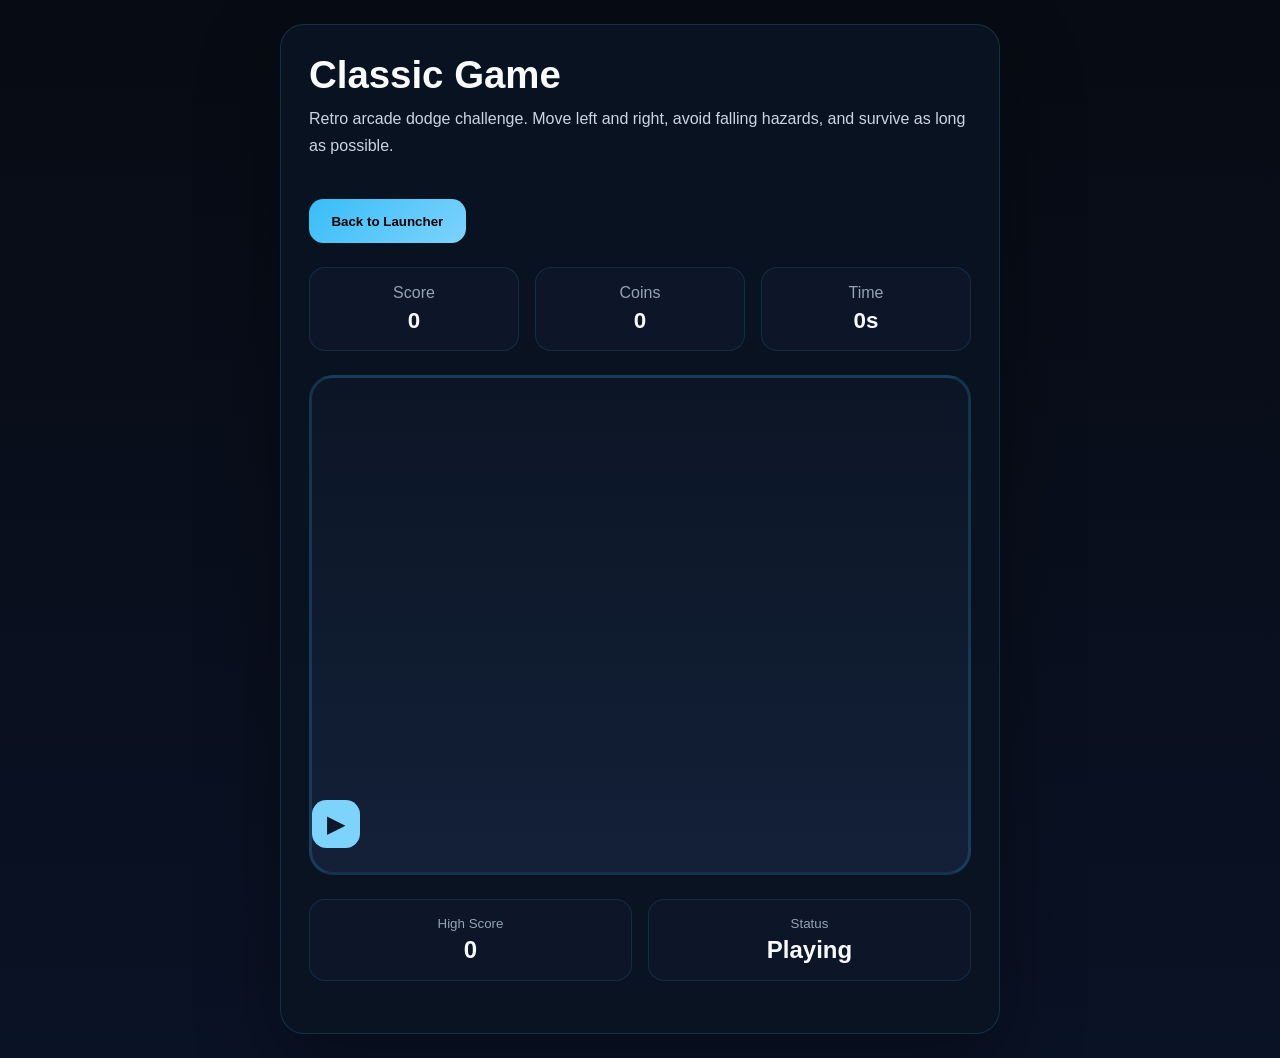
<file: Gacitoo game hub/classic.html>
<!doctype html>
<html lang="en">
  <head>
    <meta charset="UTF-8" />
    <meta name="viewport" content="width=device-width, initial-scale=1.0" />
    <title>Classic Game - GACITOO</title>
    <style>
      :root {
        --bg: #08101f;
        --panel: rgba(10, 20, 34, 0.94);
        --accent: #38bdf8;
        --text: #f8fafc;
        --danger: #f97316;
      }

      * {
        box-sizing: border-box;
      }

      body {
        margin: 0;
        min-height: 100vh;
        background: linear-gradient(180deg, #070b13 0%, #0a1225 100%);
        color: var(--text);
        font-family: "Segoe UI", Tahoma, Geneva, Verdana, sans-serif;
        display: flex;
        justify-content: center;
        align-items: center;
        padding: 1.5rem;
      }

      .container {
        width: min(100%, 720px);
        background: var(--panel);
        border: 1px solid rgba(56, 189, 248, 0.18);
        border-radius: 1.5rem;
        padding: 1.75rem;
        box-shadow: 0 30px 80px rgba(0, 0, 0, 0.35);
      }

      h1 {
        margin: 0 0 0.5rem;
        font-size: clamp(2rem, 3vw, 3rem);
      }

      p {
        margin: 0 0 1.5rem;
        color: #cbd5e1;
        line-height: 1.7;
      }

      .top-row {
        display: flex;
        gap: 1rem;
        flex-wrap: wrap;
        justify-content: space-between;
        align-items: center;
      }

      .btn {
        border: none;
        border-radius: 0.9rem;
        padding: 0.9rem 1.4rem;
        font-weight: 700;
        cursor: pointer;
        color: #000;
        background: linear-gradient(135deg, var(--accent), #7dd3fc);
        transition: transform 0.2s ease;
      }

      .btn:hover {
        transform: translateY(-2px);
      }

      .stats {
        display: grid;
        grid-template-columns: repeat(3, minmax(0, 1fr));
        gap: 1rem;
        margin: 1.5rem 0;
      }

      .stat-card {
        background: rgba(15, 23, 42, 0.9);
        border: 1px solid rgba(56, 189, 248, 0.14);
        border-radius: 1rem;
        padding: 1rem;
        text-align: center;
      }

      .stat-card span {
        display: block;
        color: #94a3b8;
        margin-bottom: 0.35rem;
      }

      .stat-card strong {
        font-size: 1.4rem;
      }

      .game-board {
        position: relative;
        width: 100%;
        height: 500px;
        margin: 0 auto;
        border-radius: 1.5rem;
        background: linear-gradient(180deg, #0b1525 0%, #132038 100%);
        overflow: hidden;
        border: 3px solid rgba(56, 189, 248, 0.18);
      }

      .player,
      .obstacle,
      .coin {
        position: absolute;
        display: flex;
        align-items: center;
        justify-content: center;
        user-select: none;
      }

      .player {
        width: 48px;
        height: 48px;
        background: #7dd3fc;
        border-radius: 0.9rem;
        font-size: 1.5rem;
        color: #0f172a;
      }

      .obstacle {
        width: 50px;
        height: 50px;
        background: #fb7185;
        border-radius: 0.8rem;
        font-size: 1.25rem;
      }

      .coin {
        width: 32px;
        height: 32px;
        background: #facc15;
        border-radius: 50%;
        font-size: 1rem;
      }

      .hud {
        display: flex;
        gap: 1rem;
        margin: 1.5rem 0;
        flex-wrap: wrap;
      }

      .hud-item {
        flex: 1;
        min-width: 120px;
        background: rgba(15, 23, 42, 0.9);
        border: 1px solid rgba(56, 189, 248, 0.14);
        border-radius: 1rem;
        padding: 1rem;
        text-align: center;
      }

      .hud-item small {
        display: block;
        color: #94a3b8;
        margin-bottom: 0.35rem;
      }

      .hud-item strong {
        display: block;
        font-size: 1.5rem;
      }

      .message {
        display: block;
        background: rgba(15, 23, 42, 0.95);
        border: 1px solid rgba(56, 189, 248, 0.18);
        border-radius: 1.25rem;
        padding: 1.3rem;
        margin-top: 1.5rem;
        text-align: center;
      }

      .message h2 {
        margin-bottom: 0.75rem;
        color: var(--accent);
      }

      .instructions {
        margin-top: 1rem;
        color: #94a3b8;
      }

      @media (max-width: 720px) {
        .stats {
          grid-template-columns: 1fr;
        }
      }
    </style>
  </head>
  <body>
    <div class="container">
      <div class="top-row">
        <div>
          <h1>Classic Game</h1>
          <p>
            Retro arcade dodge challenge. Move left and right, avoid falling
            hazards, and survive as long as possible.
          </p>
        </div>
        <button class="btn" onclick="goHome()">Back to Launcher</button>
      </div>

      <div class="stats">
        <div class="stat-card">
          <span>Score</span>
          <strong id="score">0</strong>
        </div>
        <div class="stat-card">
          <span>Coins</span>
          <strong id="coins">0</strong>
        </div>
        <div class="stat-card">
          <span>Time</span>
          <strong id="time">0s</strong>
        </div>
      </div>

      <div class="game-board" id="gameBoard">
        <div class="player" id="player">▶</div>
      </div>

      <div class="hud">
        <div class="hud-item">
          <small>High Score</small>
          <strong id="highScore">0</strong>
        </div>
        <div class="hud-item">
          <small>Status</small>
          <strong id="status">Ready</strong>
        </div>
      </div>

      <div class="message" id="messageBox">
        <h2>Press Space to Start</h2>
        <p class="instructions">
          Arrow keys to move. Avoid obstacles and collect coins to reach a
          classic high score.
        </p>
      </div>
    </div>

    <script>
      const board = document.getElementById("gameBoard");
      const player = document.getElementById("player");
      const scoreEl = document.getElementById("score");
      const coinsEl = document.getElementById("coins");
      const timeEl = document.getElementById("time");
      const highScoreEl = document.getElementById("highScore");
      const statusEl = document.getElementById("status");
      const messageBox = document.getElementById("messageBox");

      let playerX = 0;
      let playerY = 0;
      let score = 0;
      let coins = 0;
      let elapsed = 0;
      let isRunning = false;
      let lastTime = 0;
      let obstacles = [];
      let keyState = {};
      let highScore = localStorage.getItem("classicHighScore") || 0;
      highScoreEl.textContent = highScore;

      const settings = {
        playerSpeed: 360,
        spawnRate: 0.02,
        countSpeed: 0.01,
      };

      function resetGame() {
        score = 0;
        coins = 0;
        elapsed = 0;
        obstacles.forEach((obj) => obj.element.remove());
        obstacles = [];
        playerX = (board.clientWidth - 48) / 2;
        playerY = board.clientHeight - 72;
        updatePlayer();
        scoreEl.textContent = score;
        coinsEl.textContent = coins;
        statusEl.textContent = "Playing";
        messageBox.style.display = "none";
      }

      function startGame() {
        if (isRunning) return;
        isRunning = true;
        lastTime = performance.now();
        resetGame();
        requestAnimationFrame(gameLoop);
      }

      function endGame() {
        isRunning = false;
        statusEl.textContent = "Game Over";
        messageBox.style.display = "block";
        messageBox.innerHTML = `<h2>Game Over</h2><p class="instructions">Your score: ${score}. Press Space to try again.</p>`;
        if (score > highScore) {
          highScore = score;
          localStorage.setItem("classicHighScore", highScore);
          highScoreEl.textContent = highScore;
        }
      }

      function createObstacle(type) {
        const element = document.createElement("div");
        element.className = type;
        element.style.left = Math.random() * (board.clientWidth - 50) + "px";
        element.style.top = "-60px";
        element.style.zIndex = 5;
        element.textContent = type === "coin" ? "💰" : "⚠";
        board.appendChild(element);

        obstacles.push({
          type,
          x: parseFloat(element.style.left),
          y: -60,
          speed: type === "coin" ? 180 : 220,
          element,
          size: type === "coin" ? 32 : 50,
        });
      }

      function updatePlayer() {
        player.style.left = `${playerX}px`;
        player.style.top = `${playerY}px`;
      }

      function gameLoop(timestamp) {
        if (!isRunning) return;

        const delta = timestamp - lastTime;
        lastTime = timestamp;
        elapsed += delta;
        score += delta * settings.countSpeed;
        scoreEl.textContent = Math.floor(score);
        timeEl.textContent = `${Math.floor(elapsed / 1000)}s`;

        if (Math.random() < settings.spawnRate) {
          createObstacle(Math.random() < 0.25 ? "coin" : "obstacle");
        }

        const speed = (settings.playerSpeed * delta) / 1000;
        if (keyState.ArrowLeft) playerX -= speed;
        if (keyState.ArrowRight) playerX += speed;

        playerX = Math.max(0, Math.min(playerX, board.clientWidth - 48));
        updatePlayer();

        obstacles = obstacles.filter((obj) => {
          obj.y += (obj.speed * delta) / 1000;
          obj.element.style.top = `${obj.y}px`;
          if (obj.y > board.clientHeight + 80) {
            obj.element.remove();
            return false;
          }
          return true;
        });

        const playerRect = player.getBoundingClientRect();
        const boardRect = board.getBoundingClientRect();

        for (const item of [...obstacles]) {
          const rect = item.element.getBoundingClientRect();
          if (
            rect.left < playerRect.right &&
            rect.right > playerRect.left &&
            rect.top < playerRect.bottom &&
            rect.bottom > playerRect.top
          ) {
            if (item.type === "obstacle") {
              endGame();
              return;
            }
            coins += 1;
            score += 50;
            coinsEl.textContent = coins;
            item.element.remove();
            obstacles = obstacles.filter((other) => other !== item);
          }
        }

        requestAnimationFrame(gameLoop);
      }

      window.addEventListener("keydown", (event) => {
        keyState[event.key] = true;
        if (event.key === " " && !isRunning) {
          startGame();
        }
      });

      window.addEventListener("keyup", (event) => {
        keyState[event.key] = false;
      });

      window.addEventListener("resize", () => {
        playerY = board.clientHeight - 72;
        playerX = Math.max(0, Math.min(playerX, board.clientWidth - 48));
        updatePlayer();
      });

      function goHome() {
        window.location.href = "../index.html";
      }

      resetGame();
    </script>
  </body>
</html>
</file>
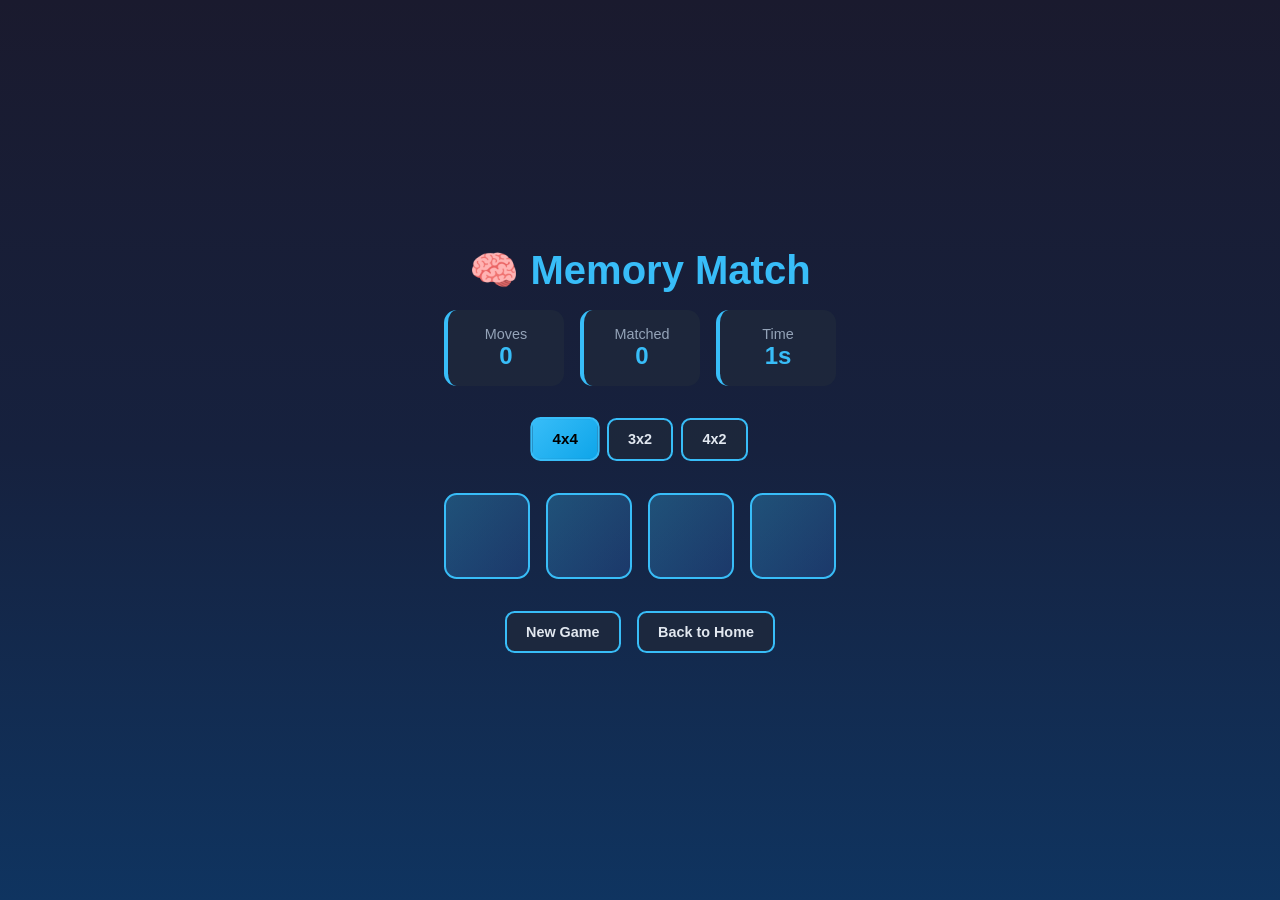
<file: Gacitoo game hub/memory.html>
<!doctype html>
<html lang="en">
  <head>
    <meta charset="UTF-8" />
    <meta name="viewport" content="width=device-width, initial-scale=1.0" />
    <title>Memory Match - GameVerse</title>
    <style>
      :root {
        --accent: #38bdf8;
        --text: #e2e8f0;
      }

      * {
        margin: 0;
        padding: 0;
        box-sizing: border-box;
      }

      body {
        background: linear-gradient(
          180deg,
          #1a1a2e 0%,
          #16213e 50%,
          #0f3460 100%
        );
        min-height: 100vh;
        display: flex;
        justify-content: center;
        align-items: center;
        font-family: "Segoe UI", Tahoma, Geneva, Verdana, sans-serif;
        color: var(--text);
        padding: 1rem;
      }

      .container {
        text-align: center;
        max-width: 800px;
      }

      h1 {
        font-size: 2.5rem;
        margin-bottom: 1rem;
        color: #38bdf8;
      }

      .stats {
        display: flex;
        gap: 1rem;
        justify-content: center;
        margin-bottom: 2rem;
        flex-wrap: wrap;
      }

      .stat {
        background: rgba(30, 41, 59, 0.8);
        padding: 1rem;
        border-radius: 0.8rem;
        border-left: 4px solid var(--accent);
        min-width: 120px;
      }

      .stat div:first-child {
        font-size: 0.9rem;
        color: #94a3b8;
      }

      .stat div:last-child {
        font-size: 1.5rem;
        font-weight: bold;
        color: var(--accent);
      }

      .difficulty-selector {
        display: flex;
        gap: 0.5rem;
        justify-content: center;
        margin-bottom: 2rem;
        flex-wrap: wrap;
      }

      .btn {
        padding: 0.7rem 1.2rem;
        border: 2px solid var(--accent);
        border-radius: 0.6rem;
        background: rgba(30, 41, 59, 0.8);
        color: var(--text);
        cursor: pointer;
        font-weight: 600;
        transition: all 0.3s ease;
        font-size: 0.9rem;
      }

      .btn:hover,
      .btn.active {
        background: linear-gradient(135deg, var(--accent), #0ea5e9);
        color: #000;
        transform: scale(1.05);
      }

      .game-board {
        display: grid;
        gap: 1rem;
        margin-bottom: 2rem;
      }

      .board-4 {
        grid-template-columns: repeat(4, 1fr);
      }
      .board-6 {
        grid-template-columns: repeat(3, 1fr);
      }
      .board-8 {
        grid-template-columns: repeat(4, 1fr);
      }

      .card {
        width: 100%;
        aspect-ratio: 1;
        background: linear-gradient(
          135deg,
          rgba(56, 189, 248, 0.3),
          rgba(59, 130, 246, 0.2)
        );
        border: 2px solid var(--accent);
        border-radius: 0.8rem;
        cursor: pointer;
        font-size: 2.5rem;
        font-weight: bold;
        transition: all 0.3s ease;
        transform-style: preserve-3d;
        position: relative;
      }

      .card:hover:not(.matched) {
        transform: scale(1.05);
      }

      .card.flipped {
        background: rgba(15, 23, 42, 0.9);
        border-color: #6bcf7f;
      }

      .card.matched {
        pointer-events: none;
        opacity: 0.6;
      }

      .card-content {
        opacity: 0;
        transition: opacity 0.2s;
      }

      .card.flipped .card-content {
        opacity: 1;
      }

      .controls {
        display: flex;
        gap: 1rem;
        justify-content: center;
        flex-wrap: wrap;
      }

      @media (max-width: 600px) {
        h1 {
          font-size: 1.8rem;
        }

        .card {
          font-size: 1.8rem;
        }
      }
    </style>
  </head>
  <body>
    <div class="container">
      <h1>🧠 Memory Match</h1>

      <div class="stats">
        <div class="stat">
          <div>Moves</div>
          <div id="moves">0</div>
        </div>
        <div class="stat">
          <div>Matched</div>
          <div id="matched">0</div>
        </div>
        <div class="stat">
          <div>Time</div>
          <div id="timer">0s</div>
        </div>
      </div>

      <div class="difficulty-selector">
        <button class="btn active" onclick="selectDifficulty(4, '4x4')">
          4x4
        </button>
        <button class="btn" onclick="selectDifficulty(6, '3x2')">3x2</button>
        <button class="btn" onclick="selectDifficulty(8, '4x2')">4x2</button>
      </div>

      <div class="game-board board-4" id="gameBoard"></div>

      <div class="controls">
        <button class="btn" onclick="resetGame()">New Game</button>
        <button class="btn" onclick="goHome()">Back to Home</button>
      </div>
    </div>

    <script>
      const emojis = ["🎮", "🎯", "🎲", "🎸", "🎬", "🎨", "🎭", "🎪"];
      let cards = [];
      let flipped = [];
      let matched = 0;
      let moves = 0;
      let gameActive = true;
      let startTime = Date.now();
      let timerInterval = null;
      let difficulty = 4;

      function selectDifficulty(num, label) {
        difficulty = num;
        document
          .querySelectorAll(".difficulty-selector .btn")
          .forEach((b) => b.classList.remove("active"));
        event.target.classList.add("active");

        const board = document.getElementById("gameBoard");
        board.className = `game-board board-${num}`;
        resetGame();
      }

      function initGame() {
        const gameBoard = document.getElementById("gameBoard");
        gameBoard.innerHTML = "";

        const cardSet = emojis.slice(0, difficulty / 2);
        cards = [...cardSet, ...cardSet].sort(() => Math.random() - 0.5);

        cards.forEach((emoji, index) => {
          const card = document.createElement("div");
          card.className = "card";
          card.innerHTML = `<div class="card-content">${emoji}</div>`;
          card.onclick = () => flipCard(index);
          gameBoard.appendChild(card);
        });

        matched = 0;
        moves = 0;
        flipped = [];
        gameActive = true;
        startTime = Date.now();
        updateStats();
        startTimer();
      }

      function flipCard(index) {
        if (!gameActive || flipped.includes(index) || flipped.length >= 2)
          return;

        flipped.push(index);
        const cards_elements = document.querySelectorAll(".card");
        cards_elements[index].classList.add("flipped");

        if (flipped.length === 2) {
          gameActive = false;
          moves++;
          updateStats();

          setTimeout(() => {
            if (cards[flipped[0]] === cards[flipped[1]]) {
              cards_elements[flipped[0]].classList.add("matched");
              cards_elements[flipped[1]].classList.add("matched");
              matched++;
              updateStats();

              if (matched === difficulty / 2) {
                endGame();
              }
            } else {
              cards_elements[flipped[0]].classList.remove("flipped");
              cards_elements[flipped[1]].classList.remove("flipped");
            }

            flipped = [];
            gameActive = true;
          }, 600);
        }
      }

      function updateStats() {
        document.getElementById("moves").textContent = moves;
        document.getElementById("matched").textContent = matched;
      }

      function startTimer() {
        clearInterval(timerInterval);
        timerInterval = setInterval(() => {
          const elapsed = Math.floor((Date.now() - startTime) / 1000);
          document.getElementById("timer").textContent = elapsed + "s";
        }, 100);
      }

      function endGame() {
        gameActive = false;
        clearInterval(timerInterval);
        const elapsed = Math.floor((Date.now() - startTime) / 1000);
        alert(`🎉 You won! ${moves} moves in ${elapsed} seconds!`);
      }

      function resetGame() {
        clearInterval(timerInterval);
        initGame();
      }

      function goHome() {
        clearInterval(timerInterval);
        window.location.href = "/HELLO%20WORLD/index.html";
      }

      initGame();
    </script>
  </body>
</html>
</file>
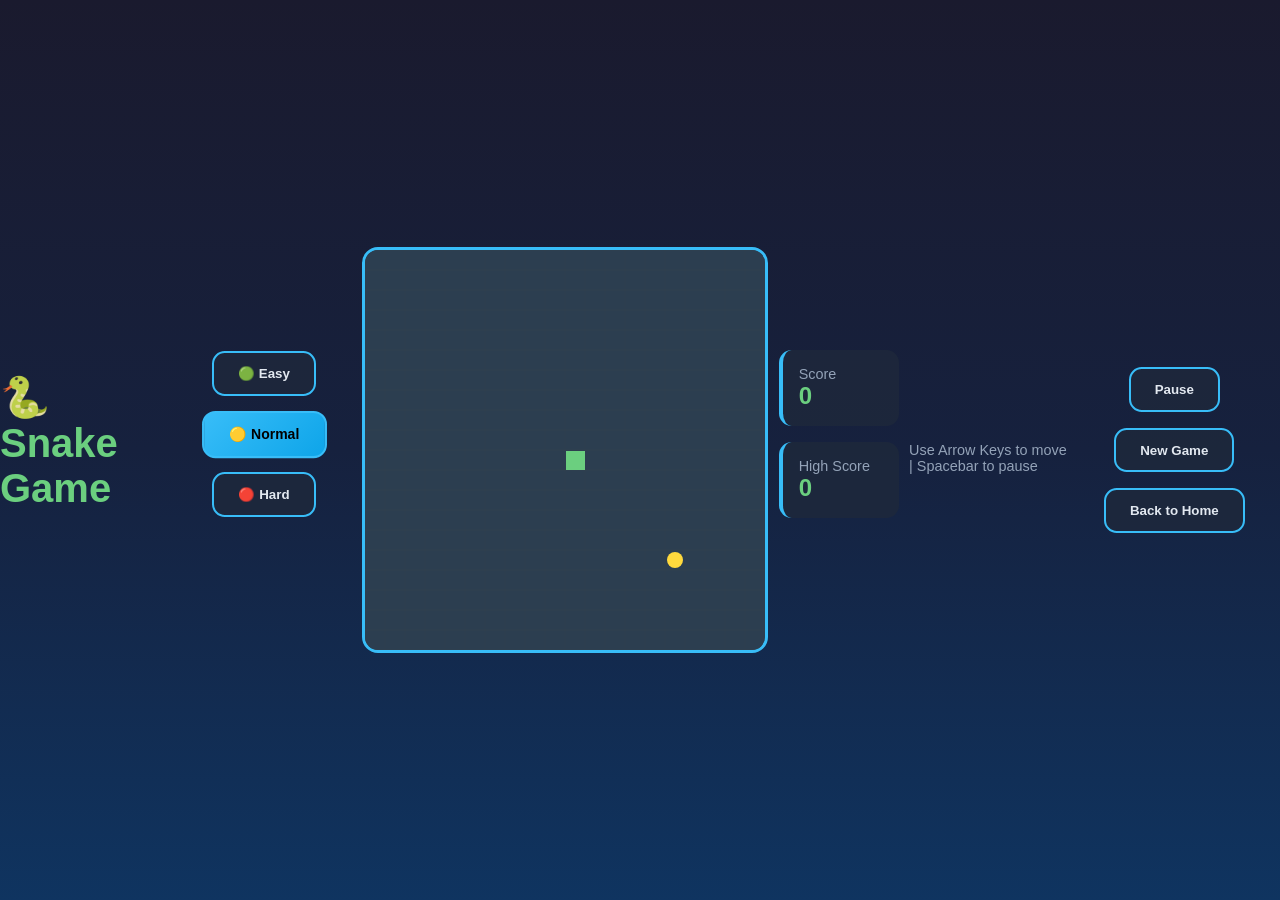
<file: Gacitoo game hub/snake.html>
<!doctype html>
<html lang="en">
  <head>
    <meta charset="UTF-8" />
    <meta name="viewport" content="width=device-width, initial-scale=1.0" />
    <title>Snake - GameVerse</title>
    <style>
      :root {
        --accent: #38bdf8;
        --text: #e2e8f0;
      }

      * {
        margin: 0;
        padding: 0;
        box-sizing: border-box;
      }

      body {
        background: linear-gradient(
          180deg,
          #1a1a2e 0%,
          #16213e 50%,
          #0f3460 100%
        );
        min-height: 100vh;
        display: flex;
        justify-content: center;
        align-items: center;
        font-family: "Segoe UI", Tahoma, Geneva, Verdana, sans-serif;
        color: var(--text);
      }

      .container {
        text-align: center;
      }

      h1 {
        font-size: 2.5rem;
        margin-bottom: 1rem;
        color: #6bcf7f;
      }

      .difficulty-selector {
        margin-bottom: 2rem;
        display: flex;
        gap: 1rem;
        justify-content: center;
        flex-wrap: wrap;
      }

      .btn {
        padding: 0.8rem 1.5rem;
        border: 2px solid var(--accent);
        border-radius: 0.8rem;
        background: rgba(30, 41, 59, 0.8);
        color: var(--text);
        cursor: pointer;
        font-weight: 600;
        transition: all 0.3s ease;
      }

      .btn:hover,
      .btn.active {
        background: linear-gradient(135deg, var(--accent), #0ea5e9);
        color: #000;
        transform: scale(1.05);
      }

      #canvas {
        border: 3px solid var(--accent);
        border-radius: 1rem;
        background: linear-gradient(135deg, #2c3e50, #3d5a6c);
        display: block;
        margin: 2rem auto;
      }

      .stats {
        display: flex;
        gap: 1rem;
        justify-content: center;
        margin-bottom: 2rem;
        flex-wrap: wrap;
      }

      .stat {
        background: rgba(30, 41, 59, 0.8);
        padding: 1rem;
        border-radius: 0.8rem;
        border-left: 4px solid var(--accent);
        min-width: 120px;
      }

      .stat div:first-child {
        font-size: 0.9rem;
        color: #94a3b8;
      }

      .stat div:last-child {
        font-size: 1.5rem;
        font-weight: bold;
        color: #6bcf7f;
      }

      .controls {
        display: flex;
        gap: 1rem;
        justify-content: center;
        flex-wrap: wrap;
      }

      .instructions {
        margin-top: 1rem;
        color: #94a3b8;
        font-size: 0.9rem;
      }

      @media (max-width: 600px) {
        h1 {
          font-size: 1.8rem;
        }

        #canvas {
          max-width: 90vw;
        }
      }
    </style>
  </head>
  <body>
    <div class="ball"></div>
    <h1>🐍 Snake Game</h1>

    <div class="difficulty-selector">
      <button class="btn" onclick="selectDifficulty('easy')">🟢 Easy</button>
      <button class="btn active" onclick="selectDifficulty('normal')">
        🟡 Normal
      </button>
      <button class="btn" onclick="selectDifficulty('hard')">🔴 Hard</button>
    </div>

    <canvas id="canvas" width="400" height="400"></canvas>

    <div class="stats">
      <div class="stat">
        <div>Score</div>
        <div id="score">0</div>
      </div>
      <div class="stat">
        <div>High Score</div>
        <div id="highScore">0</div>
      </div>
    </div>

    <div class="instructions">Use Arrow Keys to move | Spacebar to pause</div>

    <div class="controls">
      <button class="btn" id="pauseBtn" onclick="togglePause()">Pause</button>
      <button class="btn" onclick="startGame()">New Game</button>
      <button class="btn" onclick="goHome()">Back to Home</button>
    </div>

    <script>
      const canvas = document.getElementById("canvas");
      const ctx = canvas.getContext("2d");

      const gridSize = 20;
      const tileCount = canvas.width / gridSize;

      let snake = [{ x: 10, y: 10 }];
      let food = { x: 15, y: 15 };
      let direction = { x: 1, y: 0 };
      let nextDirection = { x: 1, y: 0 };
      let score = 0;
      let highScore = localStorage.getItem("snakeHighScore") || 0;
      let gameRunning = false;
      let gamePaused = false;
      let difficulty = "normal";
      let gameSpeed = { easy: 130, normal: 95, hard: 50 };

      document.getElementById("highScore").textContent = highScore;

      const keyMap = {};

      window.addEventListener("keydown", (e) => {
        const key = e.key.toLowerCase();

        if (key === " ") {
          e.preventDefault();
          togglePause();
          return;
        }

        const keyDirection = {
          arrowup: { x: 0, y: -1 },
          arrowdown: { x: 0, y: 1 },
          arrowleft: { x: -1, y: 0 },
          arrowright: { x: 1, y: 0 },
          w: { x: 0, y: -1 },
          s: { x: 0, y: 1 },
          a: { x: -1, y: 0 },
          d: { x: 1, y: 0 },
        };

        if (key in keyDirection) {
          const newDir = keyDirection[key];
          if (
            !(
              nextDirection.x + newDir.x === 0 &&
              nextDirection.y + newDir.y === 0
            )
          ) {
            nextDirection = newDir;
          }
        }
      });

      function selectDifficulty(level) {
        difficulty = level;
        document
          .querySelectorAll(".difficulty-selector .btn")
          .forEach((btn) => btn.classList.remove("active"));
        event.target.classList.add("active");
        startGame();
      }

      function drawGame() {
        // Clear canvas
        ctx.fillStyle = "#2c3e50";
        ctx.fillRect(0, 0, canvas.width, canvas.height);

        // Draw grid
        ctx.strokeStyle = "rgba(120, 100, 70, 0.1)";
        ctx.lineWidth = 0.5;
        for (let i = 0; i <= tileCount; i++) {
          ctx.beginPath();
          ctx.moveTo(i * gridSize, 0);
          ctx.lineTo(i * gridSize, canvas.height);
          ctx.stroke();

          ctx.beginPath();
          ctx.moveTo(0, i * gridSize);
          ctx.lineTo(canvas.width, i * gridSize);
          ctx.stroke();
        }

        // Draw snake
        snake.forEach((segment, index) => {
          if (index === 0) {
            ctx.fillStyle = "#6bcf7f";
          } else {
            ctx.fillStyle = "rgba(254,142,128 0.7)";
          }
          ctx.fillRect(
            segment.x * gridSize + 1,
            segment.y * gridSize + 1,
            gridSize - 1,
            gridSize - 1,
          );
        });

        // Draw food
        ctx.fillStyle = "#ffd93d";
        ctx.beginPath();
        ctx.arc(
          (food.x + 0.5) * gridSize,
          (food.y + 0.5) * gridSize,
          gridSize / 2 - 2,
          0,
          Math.PI * 2,
        );
        ctx.fill();
      }

      function update() {
        if (gamePaused) return;

        direction = nextDirection;
        const head = {
          x: snake[0].x + direction.x,
          y: snake[0].y + direction.y,
        };

        // Check wall collision
        if (
          head.x < 0 ||
          head.x >= tileCount ||
          head.y < 0 ||
          head.y >= tileCount
        ) {
          endGame();
          return;
        }

        // Check self collision
        if (snake.some((seg) => seg.x === head.x && seg.y === head.y)) {
          endGame();
          return;
        }

        snake.unshift(head);

        // Check food collision
        if (head.x === food.x && head.y === food.y) {
          score += 10;
          document.getElementById("score").textContent = score;
          spawnFood();
        } else {
          snake.pop();
        }
      }

      function spawnFood() {
        do {
          food.x = Math.floor(Math.random() * tileCount);
          food.y = Math.floor(Math.random() * tileCount);
        } while (snake.some((seg) => seg.x === food.x && seg.y === food.y));
      }

      function startGame() {
        snake = [{ x: 10, y: 10 }];
        direction = { x: 1, y: 0 };
        nextDirection = { x: 1, y: 0 };
        score = 0;
        gamePaused = false;
        gameRunning = true;

        document.getElementById("score").textContent = score;
        document.getElementById("pauseBtn").textContent = "Pause";

        spawnFood();
        gameLoop();
      }

      function togglePause() {
        if (!gameRunning) return;
        gamePaused = !gamePaused;
        document.getElementById("pauseBtn").textContent = gamePaused
          ? "Resume"
          : "Pause";
      }

      function endGame() {
        gameRunning = false;
        if (score > highScore) {
          highScore = score;
          localStorage.setItem("snakeHighScore", highScore);
          document.getElementById("highScore").textContent = highScore;
        }
        alert(`Game Over! Score: ${score}`);
      }

      function goHome() {
        gameRunning = false;
        window.location.href = "/HELLO%20WORLD/index.html";
      }

      function gameLoop() {
        update();
        drawGame();

        if (gameRunning) {
          setTimeout(gameLoop, gameSpeed[difficulty]);
        }
      }

      drawGame();
    </script>
  </body>
</html>
</file>
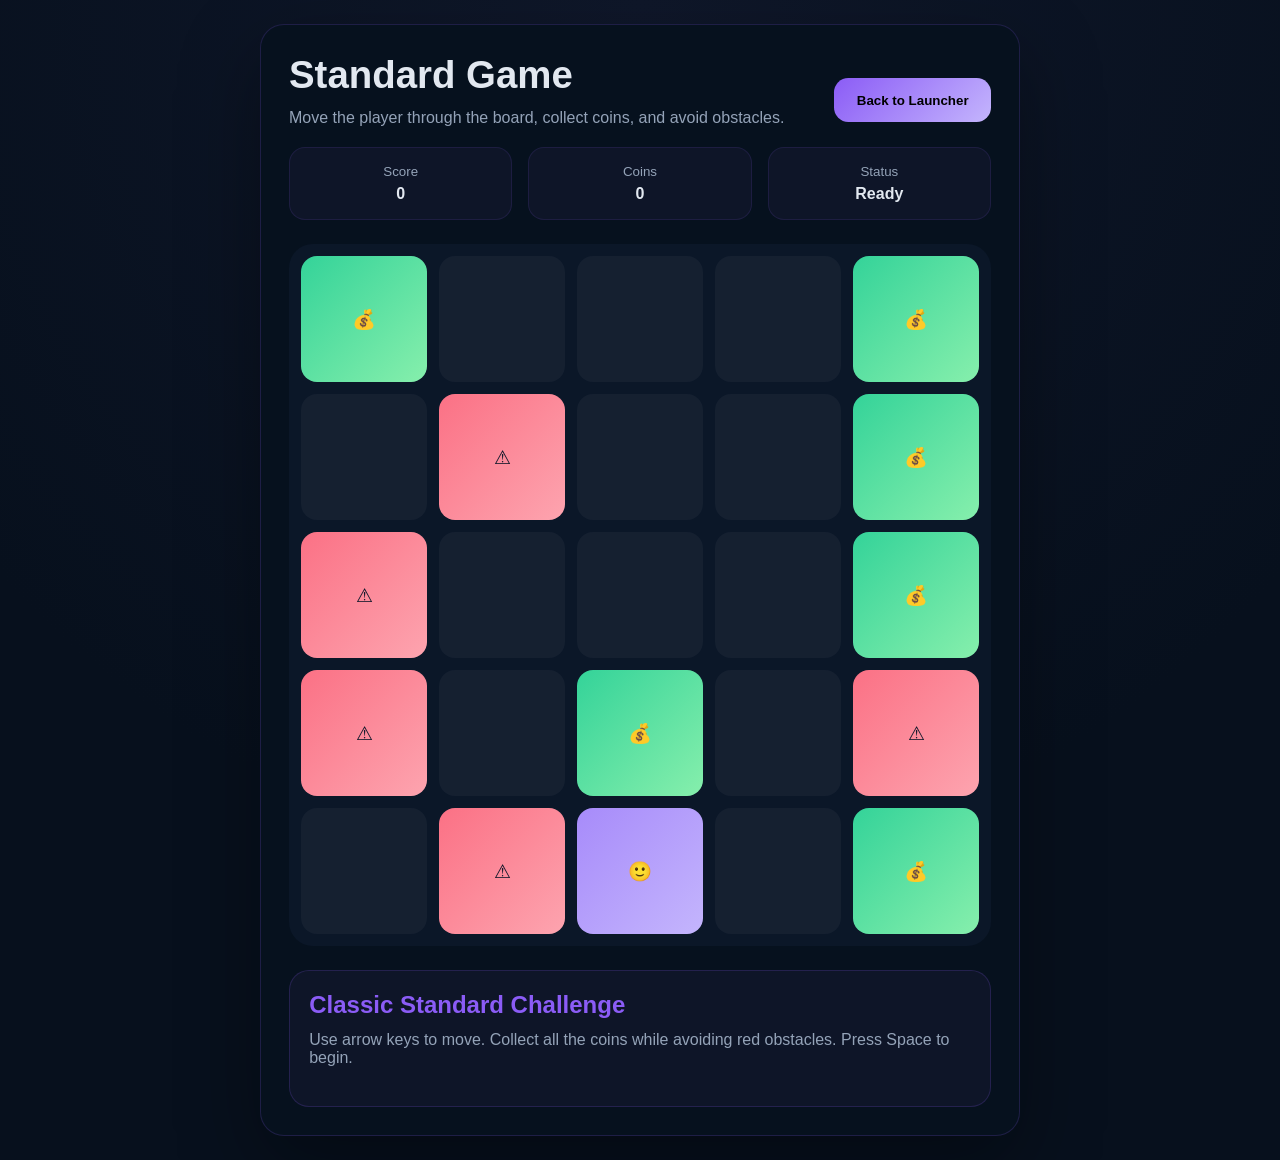
<file: Gacitoo game hub/standard.html>
<!doctype html>
<html lang="en">
  <head>
    <meta charset="UTF-8" />
    <meta name="viewport" content="width=device-width, initial-scale=1.0" />
    <title>Standard Game - GACITOO</title>
    <style>
      :root {
        --bg: #07121f;
        --panel: rgba(7, 18, 31, 0.96);
        --accent: #8b5cf6;
        --text: #e2e8f0;
        --success: #34d399;
      }

      * {
        box-sizing: border-box;
      }

      body {
        margin: 0;
        min-height: 100vh;
        background: radial-gradient(circle at top, #0f172a 0%, #07101d 65%);
        color: var(--text);
        font-family: "Segoe UI", Tahoma, Geneva, Verdana, sans-serif;
        display: flex;
        align-items: center;
        justify-content: center;
        padding: 1.5rem;
      }

      .container {
        width: min(100%, 760px);
        border-radius: 1.5rem;
        background: var(--panel);
        padding: 1.75rem;
        border: 1px solid rgba(139, 92, 246, 0.18);
        box-shadow: 0 30px 80px rgba(0, 0, 0, 0.35);
      }

      .top-row {
        display: flex;
        justify-content: space-between;
        align-items: center;
        flex-wrap: wrap;
        gap: 1rem;
      }

      h1 {
        margin: 0;
        font-size: clamp(2rem, 3vw, 3rem);
      }

      p {
        margin: 0.75rem 0 1.25rem;
        color: #94a3b8;
      }

      .btn {
        border: none;
        border-radius: 0.9rem;
        padding: 0.9rem 1.4rem;
        font-weight: 700;
        cursor: pointer;
        background: linear-gradient(135deg, var(--accent), #c4b5fd);
        color: #000;
        transition: transform 0.2s ease;
      }

      .btn:hover {
        transform: translateY(-2px);
      }

      .info-grid {
        display: grid;
        grid-template-columns: repeat(3, minmax(0, 1fr));
        gap: 1rem;
        margin-bottom: 1.5rem;
      }

      .info-card {
        background: rgba(15, 23, 42, 0.95);
        padding: 1rem;
        border-radius: 1rem;
        border: 1px solid rgba(139, 92, 246, 0.12);
        text-align: center;
      }

      .info-card small {
        display: block;
        color: #94a3b8;
        margin-bottom: 0.4rem;
      }

      .board {
        display: grid;
        grid-template-columns: repeat(5, 1fr);
        gap: 0.75rem;
        background: #0b1728;
        padding: 0.75rem;
        border-radius: 1.5rem;
      }

      .cell {
        aspect-ratio: 1 / 1;
        border-radius: 1rem;
        background: rgba(255, 255, 255, 0.04);
        display: grid;
        place-items: center;
        font-size: 1.2rem;
        color: #94a3b8;
      }

      .cell.player {
        background: linear-gradient(135deg, #a78bfa, #c4b5fd);
        color: #0f172a;
      }

      .cell.coin {
        background: linear-gradient(135deg, #34d399, #86efac);
        color: #0f172a;
      }

      .cell.obstacle {
        background: linear-gradient(135deg, #fb7185, #fda4af);
        color: #0f172a;
      }

      .message {
        margin-top: 1.5rem;
        padding: 1.2rem;
        background: rgba(15, 23, 42, 0.95);
        border-radius: 1.25rem;
        border: 1px solid rgba(139, 92, 246, 0.18);
      }

      .message h2 {
        margin: 0 0 0.5rem;
        color: var(--accent);
      }

      @media (max-width: 720px) {
        .info-grid {
          grid-template-columns: 1fr;
        }
      }
    </style>
  </head>
  <body>
    <div class="container">
      <div class="top-row">
        <div>
          <h1>Standard Game</h1>
          <p>
            Move the player through the board, collect coins, and avoid
            obstacles.
          </p>
        </div>
        <button class="btn" onclick="goHome()">Back to Launcher</button>
      </div>

      <div class="info-grid">
        <div class="info-card">
          <small>Score</small>
          <strong id="score">0</strong>
        </div>
        <div class="info-card">
          <small>Coins</small>
          <strong id="coins">0</strong>
        </div>
        <div class="info-card">
          <small>Status</small>
          <strong id="status">Ready</strong>
        </div>
      </div>

      <div class="board" id="board"></div>

      <div class="message" id="messageBox">
        <h2>Classic Standard Challenge</h2>
        <p>
          Use arrow keys to move. Collect all the coins while avoiding red
          obstacles. Press Space to begin.
        </p>
      </div>
    </div>

    <script>
      const board = document.getElementById("board");
      const scoreEl = document.getElementById("score");
      const coinsEl = document.getElementById("coins");
      const statusEl = document.getElementById("status");
      const messageBox = document.getElementById("messageBox");

      const rows = 5;
      const cols = 5;
      const cells = [];
      let playerIndex = 22;
      let score = 0;
      let coins = 0;
      let activeCoins = 0;
      let gameActive = false;
      let keyState = {};
      let coinPositions = [];
      let obstaclePositions = [];

      function createBoard() {
        board.innerHTML = "";
        for (let i = 0; i < rows * cols; i++) {
          const cell = document.createElement("div");
          cell.className = "cell";
          board.appendChild(cell);
          cells[i] = cell;
        }
      }

      function placeItems() {
        coinPositions = [];
        obstaclePositions = [];

        const taken = new Set([playerIndex]);
        for (let i = 0; i < 6; i++) {
          let index;
          do {
            index = Math.floor(Math.random() * rows * cols);
          } while (taken.has(index));
          taken.add(index);
          coinPositions.push(index);
        }

        for (let i = 0; i < 5; i++) {
          let index;
          do {
            index = Math.floor(Math.random() * rows * cols);
          } while (taken.has(index));
          taken.add(index);
          obstaclePositions.push(index);
        }
      }

      function renderBoard() {
        cells.forEach((cell, index) => {
          cell.className = "cell";
          cell.textContent = "";
          if (index === playerIndex) {
            cell.classList.add("player");
            cell.textContent = "🙂";
          } else if (coinPositions.includes(index)) {
            cell.classList.add("coin");
            cell.textContent = "💰";
          } else if (obstaclePositions.includes(index)) {
            cell.classList.add("obstacle");
            cell.textContent = "⚠";
          }
        });
      }

      function resetGame() {
        score = 0;
        coins = 0;
        activeCoins = 6;
        playerIndex = rows * cols - 3;
        createBoard();
        placeItems();
        renderBoard();
        updateHUD("Playing");
        gameActive = true;
        messageBox.style.display = "none";
      }

      function updateHUD(state) {
        scoreEl.textContent = score;
        coinsEl.textContent = coins;
        statusEl.textContent = state;
      }

      function movePlayer(direction) {
        if (!gameActive) return;
        const row = Math.floor(playerIndex / cols);
        const col = playerIndex % cols;
        let next = playerIndex;

        if (direction === "left" && col > 0) next -= 1;
        if (direction === "right" && col < cols - 1) next += 1;
        if (direction === "up" && row > 0) next -= cols;
        if (direction === "down" && row < rows - 1) next += cols;

        if (next !== playerIndex) {
          playerIndex = next;
          score += 10;
          if (coinPositions.includes(playerIndex)) {
            coins += 1;
            score += 40;
            activeCoins -= 1;
            coinPositions = coinPositions.filter((pos) => pos !== playerIndex);
          }
          if (obstaclePositions.includes(playerIndex)) {
            endGame("Lost");
            return;
          }
          renderBoard();
          updateHUD("Playing");
          if (activeCoins === 0) {
            endGame("Won");
          }
        }
      }

      function endGame(result) {
        gameActive = false;
        statusEl.textContent = result === "Won" ? "Victory" : "Game Over";
        messageBox.style.display = "block";
        messageBox.innerHTML = `
          <h2>${result === "Won" ? "You Win!" : "Game Over"}</h2>
          <p>Score: ${score}, Coins: ${coins}. Press Space to play again.</p>
        `;
      }

      window.addEventListener("keydown", (event) => {
        if (event.key === " " && !gameActive) {
          resetGame();
          return;
        }
        if (
          ["ArrowLeft", "ArrowRight", "ArrowUp", "ArrowDown"].includes(
            event.key,
          )
        ) {
          event.preventDefault();
          if (event.key === "ArrowLeft") movePlayer("left");
          if (event.key === "ArrowRight") movePlayer("right");
          if (event.key === "ArrowUp") movePlayer("up");
          if (event.key === "ArrowDown") movePlayer("down");
        }
      });

      function goHome() {
        window.location.href = "../index.html";
      }

      createBoard();
      placeItems();
      renderBoard();
    </script>
  </body>
</html>
</file>
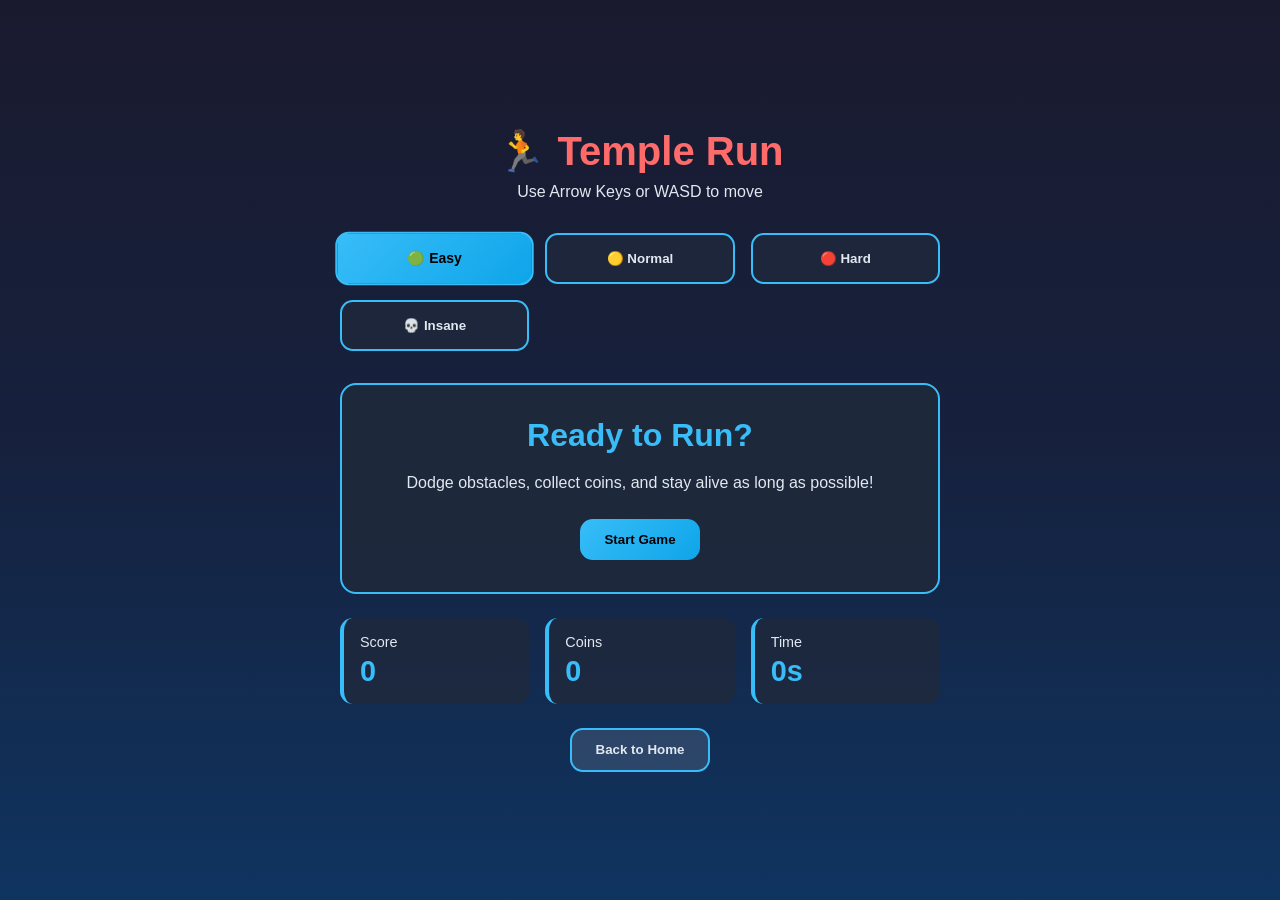
<file: Gacitoo game hub/temple-run.html>
<!doctype html>
<html lang="en">
  <head>
    <meta charset="UTF-8" />
    <meta name="viewport" content="width=device-width, initial-scale=1.0" />
    <title>Temple Run - GameVerse</title>
    <style>
      :root {
        --accent: #38bdf8;
        --accent-strong: #0ea5e9;
        --text: #e2e8f0;
      }

      * {
        margin: 0;
        padding: 0;
        box-sizing: border-box;
      }

      body {
        background: linear-gradient(
          180deg,
          #1a1a2e 0%,
          #16213e 50%,
          #0f3460 100%
        );
        min-height: 100vh;
        display: flex;
        justify-content: center;
        align-items: center;
        font-family: "Segoe UI", Tahoma, Geneva, Verdana, sans-serif;
        color: var(--text);
      }

      .game-container {
        width: 90%;
        max-width: 600px;
      }

      .game-header {
        text-align: center;
        margin-bottom: 2rem;
      }

      .game-header h1 {
        font-size: 2.5rem;
        margin-bottom: 0.5rem;
        color: #ff6b6b;
      }

      .game-modes {
        display: grid;
        grid-template-columns: repeat(auto-fit, minmax(150px, 1fr));
        gap: 1rem;
        margin-bottom: 2rem;
      }

      .difficulty-btn {
        padding: 1rem;
        border: 2px solid var(--accent);
        border-radius: 0.8rem;
        background: rgba(30, 41, 59, 0.8);
        color: var(--text);
        cursor: pointer;
        font-weight: 600;
        transition: all 0.3s ease;
      }

      .difficulty-btn:hover,
      .difficulty-btn.active {
        background: linear-gradient(
          135deg,
          var(--accent),
          var(--accent-strong)
        );
        color: #000;
        transform: scale(1.05);
      }

      .game-board {
        background: linear-gradient(135deg, #2c3e50, #3d5a6c);
        border: 3px solid var(--accent);
        border-radius: 1rem;
        width: 100%;
        height: 500px;
        position: relative;
        overflow: hidden;
        display: none;
      }

      .game-board.active {
        display: block;
      }

      .player {
        position: absolute;
        width: 40px;
        height: 40px;
        background: #ff6b6b;
        bottom: 20px;
        left: 50%;
        transform: translateX(-50%);
        border-radius: 0.4rem;
        font-size: 1.5rem;
        display: flex;
        align-items: center;
        justify-content: center;
        z-index: 10;
      }

      .obstacle {
        position: absolute;
        width: 60px;
        height: 60px;
        background: #ffd93d;
        border-radius: 0.4rem;
        display: flex;
        align-items: center;
        justify-content: center;
        font-size: 1.5rem;
        font-weight: bold;
      }

      .coin {
        position: absolute;
        width: 30px;
        height: 30px;
        background: #6bcf7f;
        border-radius: 50%;
        display: flex;
        align-items: center;
        justify-content: center;
        font-size: 1rem;
        font-weight: bold;
      }

      .hud {
        display: flex;
        justify-content: space-between;
        margin-top: 1.5rem;
        gap: 1rem;
        flex-wrap: wrap;
      }

      .hud-item {
        background: rgba(30, 41, 59, 0.8);
        padding: 1rem;
        border-radius: 0.8rem;
        border-left: 4px solid var(--accent);
        flex: 1;
        min-width: 120px;
      }

      .hud-item > div:first-child {
        font-size: 0.9rem;
        color: var(--text-muted);
        margin-bottom: 0.3rem;
      }

      .hud-item > div:last-child {
        font-size: 1.8rem;
        font-weight: bold;
        color: var(--accent);
      }

      .controls {
        display: flex;
        gap: 1rem;
        justify-content: center;
        margin-top: 1.5rem;
      }

      .btn {
        padding: 0.8rem 1.5rem;
        border: none;
        border-radius: 0.8rem;
        background: linear-gradient(
          135deg,
          var(--accent),
          var(--accent-strong)
        );
        color: #000;
        font-weight: 600;
        cursor: pointer;
        transition: all 0.3s ease;
      }

      .btn:hover {
        transform: translateY(-2px);
        box-shadow: 0 8px 20px rgba(56, 189, 248, 0.3);
      }

      .btn-secondary {
        background: rgba(148, 163, 184, 0.2);
        border: 2px solid var(--accent);
        color: var(--text);
      }

      .btn-secondary:hover {
        background: rgba(56, 189, 248, 0.1);
      }

      .start-screen,
      .game-over-screen {
        background: rgba(30, 41, 59, 0.95);
        border: 2px solid var(--accent);
        border-radius: 1rem;
        padding: 2rem;
        text-align: center;
        margin-top: 2rem;
      }

      .start-screen h2,
      .game-over-screen h2 {
        font-size: 2rem;
        margin-bottom: 1rem;
        color: var(--accent);
      }

      .start-screen p,
      .game-over-screen p {
        color: var(--text-muted);
        margin-bottom: 1.5rem;
        line-height: 1.6;
      }

      .game-over-screen {
        display: none;
      }

      .game-over-screen.active {
        display: block;
      }

      .score-display {
        font-size: 1.5rem;
        color: #6bcf7f;
        margin-bottom: 1rem;
        font-weight: bold;
      }

      @media (max-width: 600px) {
        .game-board {
          height: 400px;
        }

        .game-header h1 {
          font-size: 1.8rem;
        }

        .difficulty-btn {
          padding: 0.8rem;
          font-size: 0.9rem;
        }
      }
    </style>
  </head>
  <body>
    <div class="game-container">
      <div class="game-header">
        <h1>🏃 Temple Run</h1>
        <p>Use Arrow Keys or WASD to move</p>
      </div>

      <div class="game-modes">
        <button
          class="difficulty-btn active"
          onclick="selectDifficulty('easy')"
        >
          🟢 Easy
        </button>
        <button class="difficulty-btn" onclick="selectDifficulty('normal')">
          🟡 Normal
        </button>
        <button class="difficulty-btn" onclick="selectDifficulty('hard')">
          🔴 Hard
        </button>
        <button class="difficulty-btn" onclick="selectDifficulty('insane')">
          💀 Insane
        </button>
      </div>

      <div class="start-screen" id="startScreen">
        <h2>Ready to Run?</h2>
        <p>
          Dodge obstacles, collect coins, and stay alive as long as possible!
        </p>
        <button class="btn" onclick="startGame()">Start Game</button>
      </div>

      <div class="game-board" id="gameBoard">
        <div class="player" id="player">🏃</div>
      </div>

      <div class="game-over-screen" id="gameOverScreen">
        <h2>Game Over!</h2>
        <div class="score-display">
          Final Score: <span id="finalScore">0</span>
        </div>
        <p>
          Coins Collected:
          <span style="color: #6bcf7f; font-weight: bold" id="finalCoins"
            >0</span
          ><br />
          Obstacles Avoided:
          <span
            style="color: var(--accent); font-weight: bold"
            id="finalObstacles"
            >0</span
          >
        </p>
        <button class="btn" onclick="restartGame()">Play Again</button>
        <button class="btn btn-secondary" onclick="goHome()">Go Home</button>
      </div>

      <div class="hud">
        <div class="hud-item">
          <div>Score</div>
          <div id="score">0</div>
        </div>
        <div class="hud-item">
          <div>Coins</div>
          <div id="coins">0</div>
        </div>
        <div class="hud-item">
          <div>Time</div>
          <div id="time">0s</div>
        </div>
      </div>

      <div class="controls">
        <button
          class="btn"
          id="pauseBtn"
          onclick="togglePause()"
          style="display: none"
        >
          Pause
        </button>
        <button class="btn btn-secondary" onclick="goHome()">
          Back to Home
        </button>
      </div>
    </div>

    <script src="temple-run.js"></script>
  </body>
</html>
</file>
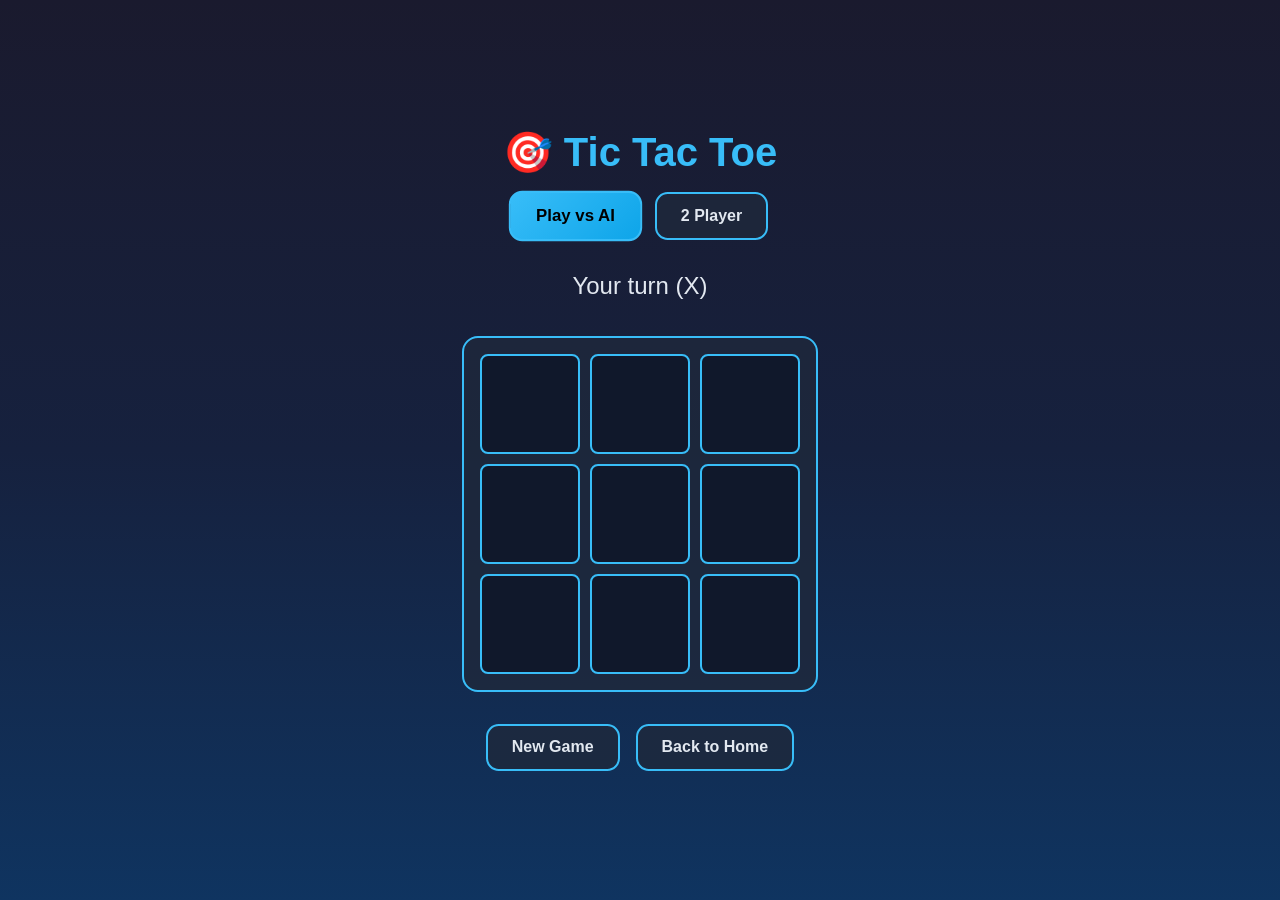
<file: Gacitoo game hub/tictactoe.html>
<!doctype html>
<html lang="en">
  <head>
    <meta charset="UTF-8" />
    <meta name="viewport" content="width=device-width, initial-scale=1.0" />
    <title>Tic Tac Toe - GameVerse</title>
    <style>
      :root {
        --accent: #38bdf8;
        --text: #e2e8f0;
      }

      * {
        margin: 0;
        padding: 0;
        box-sizing: border-box;
      }

      body {
        background: linear-gradient(
          180deg,
          #1a1a2e 0%,
          #16213e 50%,
          #0f3460 100%
        );
        min-height: 100vh;
        display: flex;
        justify-content: center;
        align-items: center;
        font-family: "Segoe UI", Tahoma, Geneva, Verdana, sans-serif;
        color: var(--text);
      }

      .container {
        text-align: center;
        padding: 2rem;
      }

      h1 {
        font-size: 2.5rem;
        margin-bottom: 1rem;
        color: #38bdf8;
      }

      .mode-selector {
        margin-bottom: 2rem;
        display: flex;
        gap: 1rem;
        justify-content: center;
      }

      .btn {
        padding: 0.8rem 1.5rem;
        border: 2px solid var(--accent);
        border-radius: 0.8rem;
        background: rgba(30, 41, 59, 0.8);
        color: var(--text);
        cursor: pointer;
        font-weight: 600;
        transition: all 0.2s ease;
        font-size: 1rem;
      }

      .btn:hover,
      .btn.active {
        background: linear-gradient(135deg, var(--accent), #0ea5e9);
        color: #000;
        transform: scale(1.05);
      }

      .board {
        display: grid;
        grid-template-columns: repeat(3, 100px);
        gap: 10px;
        margin: 2rem auto;
        background: rgba(30, 41, 59, 0.8);
        padding: 1rem;
        border-radius: 1rem;
        border: 2px solid var(--accent);
      }

      .cell {
        width: 100px;
        height: 100px;
        background: rgba(15, 23, 42, 0.9);
        border: 2px solid var(--accent);
        border-radius: 0.5rem;
        font-size: 2rem;
        font-weight: bold;
        cursor: pointer;
        transition: all 0.2s ease;
        color: var(--text);
        display: flex;
        align-items: center;
        justify-content: center;
      }

      .cell:hover {
        background: rgba(56, 189, 248, 0.1);
        transform: scale(1.05);
      }

      .cell.x {
        color: #ff6b6b;
      }

      .cell.o {
        color: #38bdf8;
      }

      .status {
        font-size: 1.5rem;
        margin: 1rem 0;
        height: 2rem;
      }

      .controls {
        display: flex;
        gap: 1rem;
        justify-content: center;
        margin-top: 2rem;
      }

      @media (max-width: 600px) {
        .board {
          grid-template-columns: repeat(3, 80px);
        }

        .cell {
          width: 80px;
          height: 80px;
          font-size: 1.5rem;
        }
      }
    </style>
  </head>
  <body>
    <div class="container">
      <h1>🎯 Tic Tac Toe</h1>

      <div class="mode-selector">
        <button class="btn active" onclick="selectMode('ai')">
          Play vs AI
        </button>
        <button class="btn" onclick="selectMode('2player')">2 Player</button>
      </div>

      <div class="status" id="status">Your turn (X)</div>

      <div class="board" id="board">
        <button class="cell" onclick="makeMove(0)"></button>
        <button class="cell" onclick="makeMove(1)"></button>
        <button class="cell" onclick="makeMove(2)"></button>
        <button class="cell" onclick="makeMove(3)"></button>
        <button class="cell" onclick="makeMove(4)"></button>
        <button class="cell" onclick="makeMove(5)"></button>
        <button class="cell" onclick="makeMove(6)"></button>
        <button class="cell" onclick="makeMove(7)"></button>
        <button class="cell" onclick="makeMove(8)"></button>
      </div>

      <div class="controls">
        <button class="btn" onclick="resetGame()">New Game</button>
        <button class="btn" onclick="goHome()">Back to Home</button>
      </div>
    </div>

    <script>
      let board = ["", "", "", "", "", "", "", "", ""];
      let currentPlayer = "X";
      let gameActive = true;
      let mode = "ai";
      let cells = document.querySelectorAll(".cell");

      const winCombos = [
        [0, 1, 2],
        [3, 4, 5],
        [6, 7, 8],
        [0, 3, 6],
        [1, 4, 7],
        [2, 5, 8],
        [0, 4, 8],
        [2, 4, 6],
      ];

      function selectMode(newMode) {
        mode = newMode;
        resetGame();
        document
          .querySelectorAll(".mode-selector .btn")
          .forEach((btn) => btn.classList.remove("active"));
        event.target.classList.add("active");
      }

      function makeMove(index) {
        if (!gameActive || board[index] !== "") return;

        board[index] = currentPlayer;
        cells[index].textContent = currentPlayer;
        cells[index].classList.add(currentPlayer.toLowerCase());

        if (checkWinner()) {
          document.getElementById("status").textContent =
            `${currentPlayer} wins! 🎉`;
          gameActive = false;
          return;
        }

        if (board.every((cell) => cell !== "")) {
          document.getElementById("status").textContent = "It's a draw! 🤝";
          gameActive = false;
          return;
        }

        if (mode === "ai" && currentPlayer === "X") {
          currentPlayer = "O";
          setTimeout(aiMove, 300);
        } else {
          currentPlayer = currentPlayer === "X" ? "O" : "X";
          updateStatus();
        }
      }

      function aiMove() {
        const available = board
          .map((val, idx) => (val === "" ? idx : null))
          .filter((val) => val !== null);
        const move = available[Math.floor(Math.random() * available.length)];
        board[move] = "O";
        cells[move].textContent = "O";
        cells[move].classList.add("o");

        if (checkWinner()) {
          document.getElementById("status").textContent = `AI (O) wins! 🤖`;
          gameActive = false;
          return;
        }

        if (board.every((cell) => cell !== "")) {
          document.getElementById("status").textContent = "It's a draw! 🤝";
          gameActive = false;
          return;
        }

        currentPlayer = "X";
        updateStatus();
      }

      function checkWinner() {
        return winCombos.some((combo) => {
          return (
            board[combo[0]] !== "" &&
            board[combo[0]] === board[combo[1]] &&
            board[combo[1]] === board[combo[2]]
          );
        });
      }

      function updateStatus() {
        if (gameActive) {
          document.getElementById("status").textContent =
            mode === "ai" ? "Your turn (X)" : `${currentPlayer}'s turn`;
        }
      }

      function resetGame() {
        board = ["", "", "", "", "", "", "", "", ""];
        currentPlayer = "X";
        gameActive = true;
        cells.forEach((cell) => {
          cell.textContent = "";
          cell.className = "cell";
        });
        updateStatus();
      }

      function goHome() {
        window.location.href = "/HELLO%20WORLD/index.html";
      }

      // Initialize cells reference
      cells = document.querySelectorAll(".cell");
    </script>
  </body>
</html>
</file>
